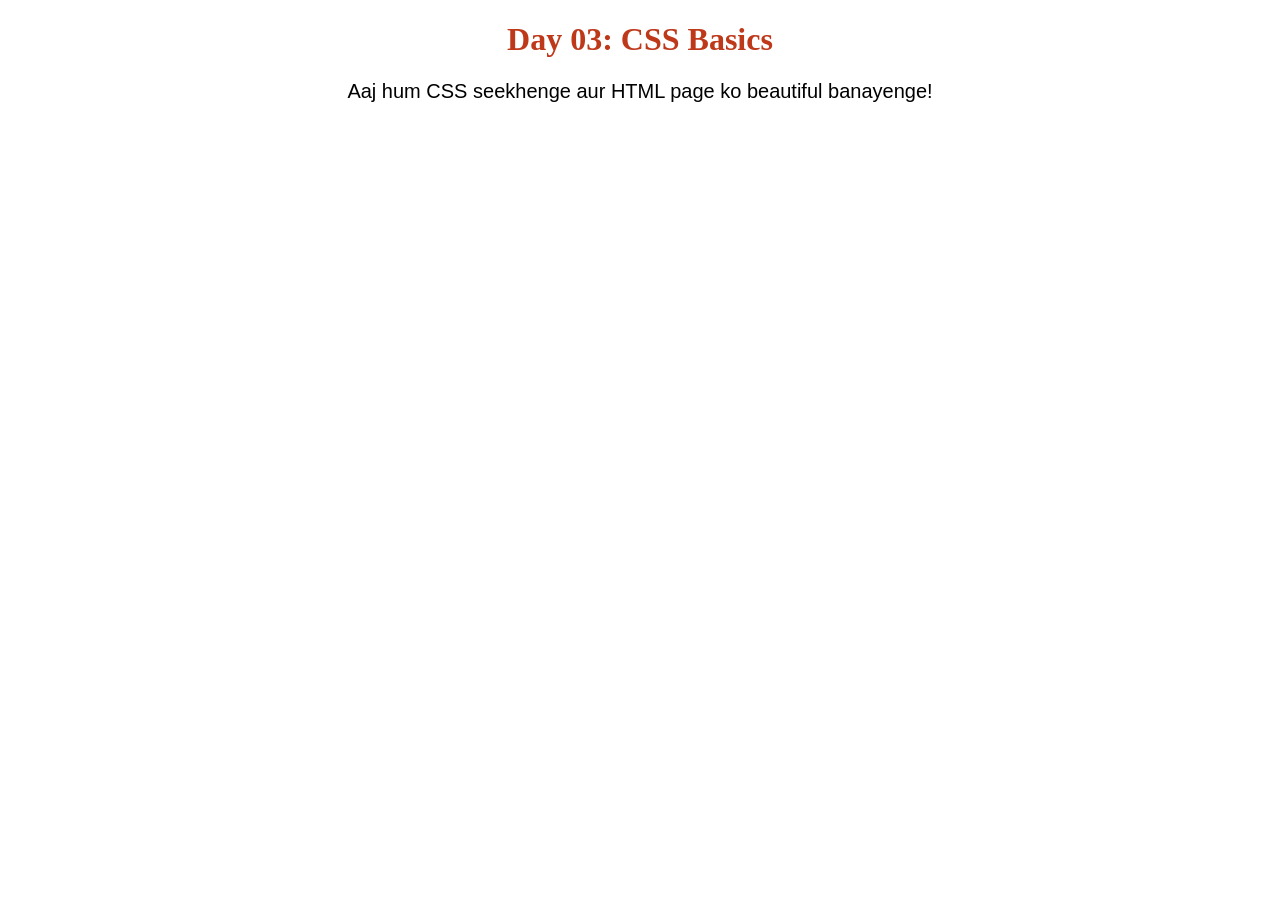
<file: learn css/basic of css/index.html>
<!DOCTYPE html>
<html lang="en">
<head>
    <meta charset="UTF-8">
    <meta name="viewport" content="width=device-width, initial-scale=1.0">
    <title>Day 03 - CSS Basics</title>
    
    <!-- External CSS Link -->
    <link rel="stylesheet" href="style.css">
    
    <!-- Internal CSS (example ke liye) -->
    <style>
        /* Internal CSS yahan aayegi */
    </style>
</head>
<body>

    <h1>Day 03: CSS Basics</h1>
    <p>Aaj hum CSS seekhenge aur HTML page ko beautiful banayenge!</p>

</body>
</html>
</file>
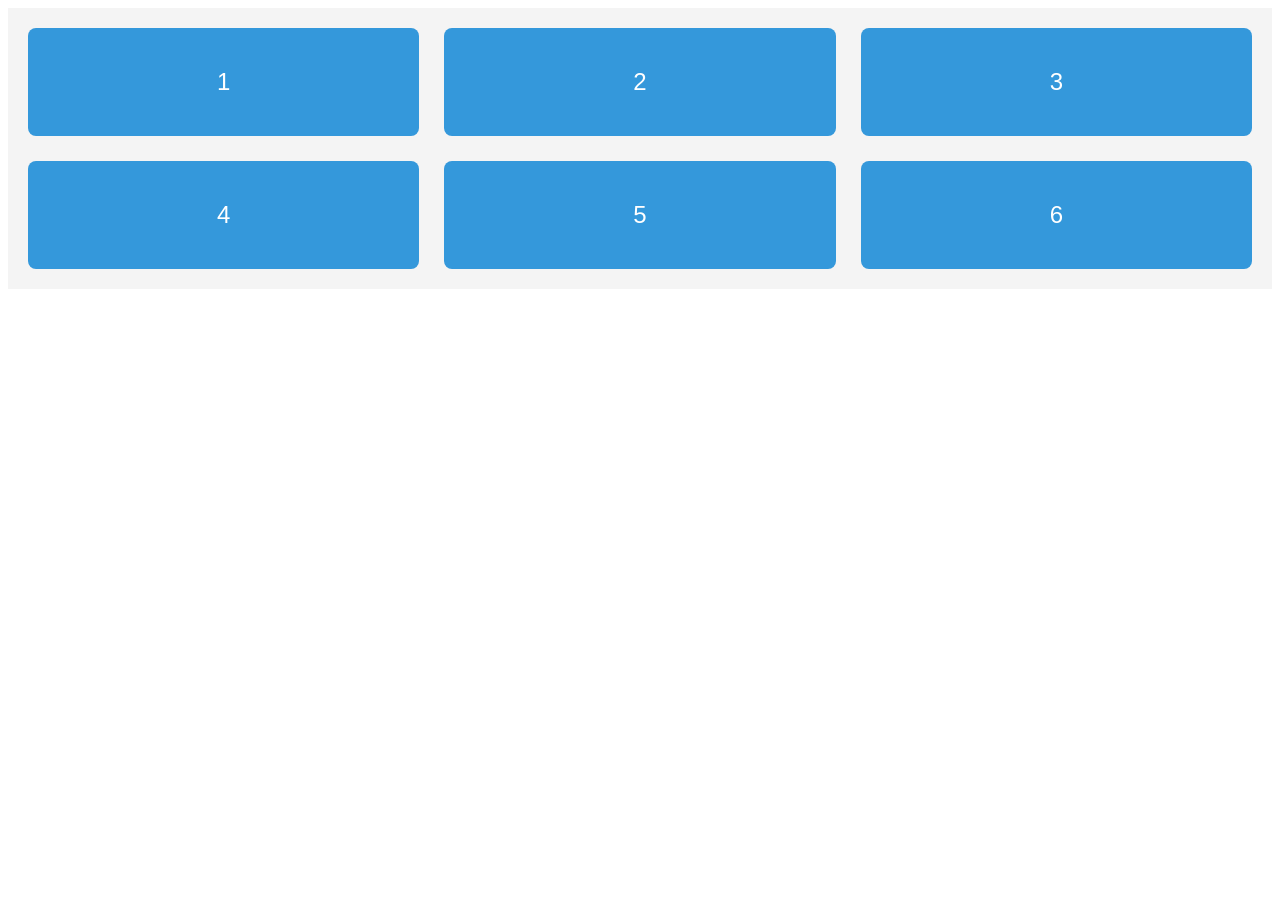
<file: learn css/CSS GRID/index.html>
<!DOCTYPE html>
<html lang="en">
<head>
    <meta charset="UTF-8">
    <meta name="viewport" content="width=device-width, initial-scale=1.0">
    <title>css grid</title>
    <link rel="stylesheet" href="style.css">
</head>
<body>
    <div class="grid-container">
        <div class="grid-item">1</div>
        <div class="grid-item">2</div>
        <div class="grid-item">3</div>
        <div class="grid-item">4</div>
        <div class="grid-item">5</div>
        <div class="grid-item">6</div>
    </div>
</body>
</html>
</file>
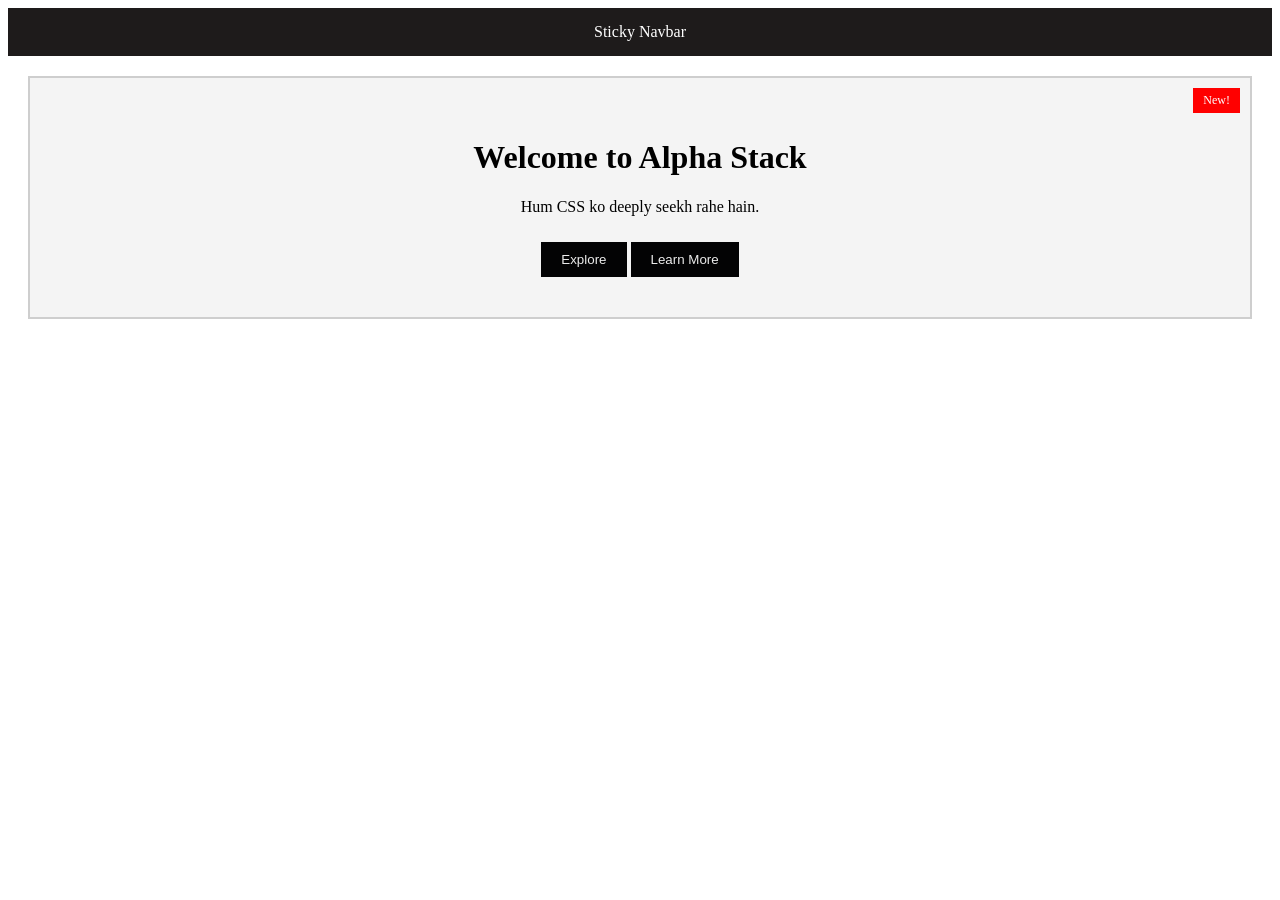
<file: learn css/layout and position/index.html>
<!DOCTYPE html>
<html lang="en">
<head>
  <meta charset="UTF-8">
  <meta name="viewport" content="width=device-width, initial-scale=1.0">
  <title>Document</title>
</head>
  <link rel="stylesheet" href="style.css">

<body>
  <div class="navbar">Sticky Navbar</div>

<div class="parent-box">
  <div class="absolute-badge">New!</div>
  <h1>Welcome to Alpha Stack</h1>
  <p>Hum CSS ko deeply seekh rahe hain.</p>
  <button class="btn">Explore</button>
  <button class="btn">Learn More</button>
</div>
</body>
</html>
</file>
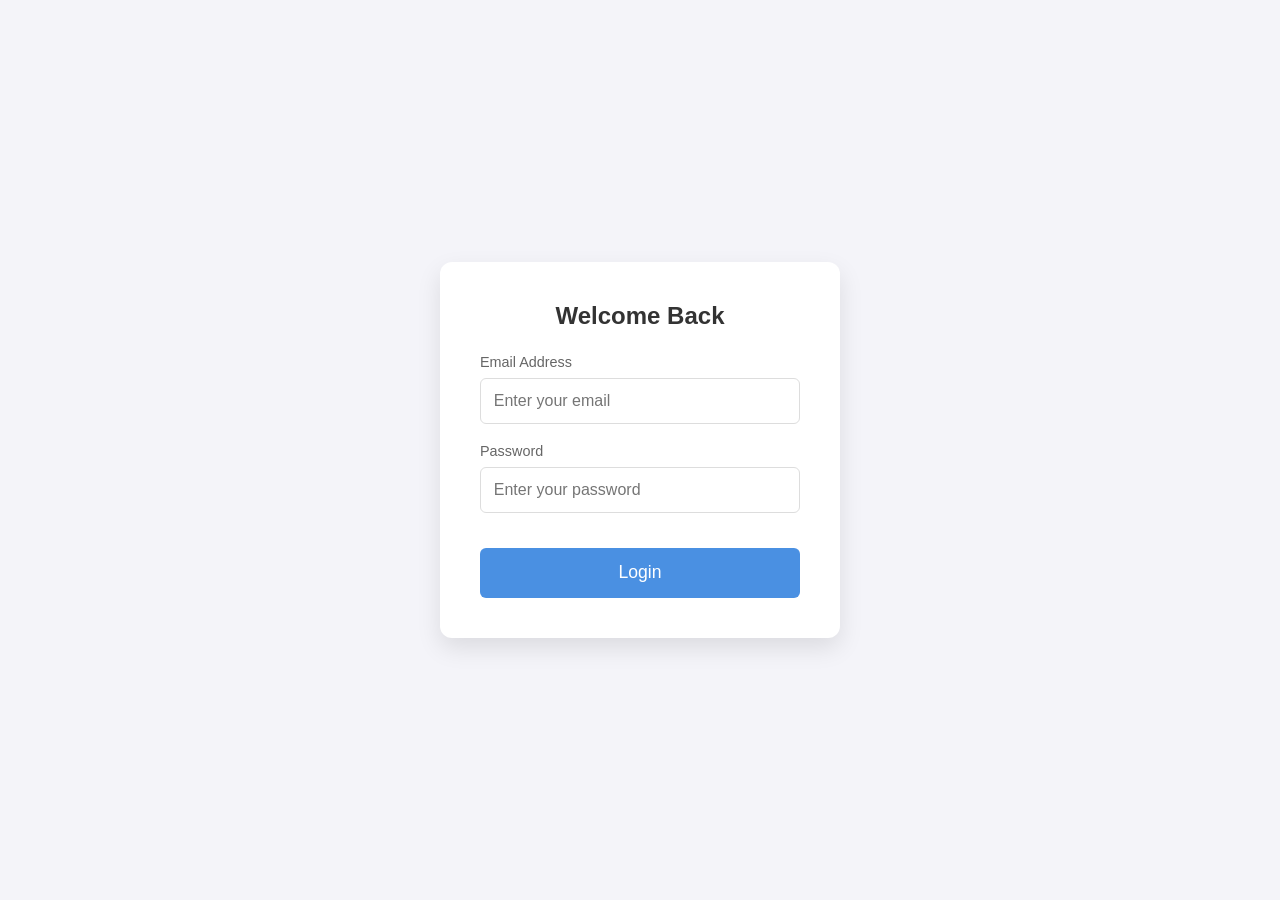
<file: learn css/basic of css/easy-task.html>
<!DOCTYPE html>
<html lang="en">
<head>
    <meta charset="UTF-8">
    <meta name="viewport" content="width=device-width, initial-scale=1.0">
    <title>Document</title>
    <link rel="stylesheet" href="easy.css">
</head>
<body>
    <div class="login-container">
  <form class="login-form">
    <h2>Welcome Back</h2>
    
    <div class="input-group">
      <label>Email Address</label>
      <input type="email" placeholder="Enter your email">
    </div>

    <div class="input-group">
      <label>Password</label>
      <input type="password" placeholder="Enter your password">
    </div>

    <button type="submit">Login</button>
  </form>
</div>
    
</body>
</html>
</file>
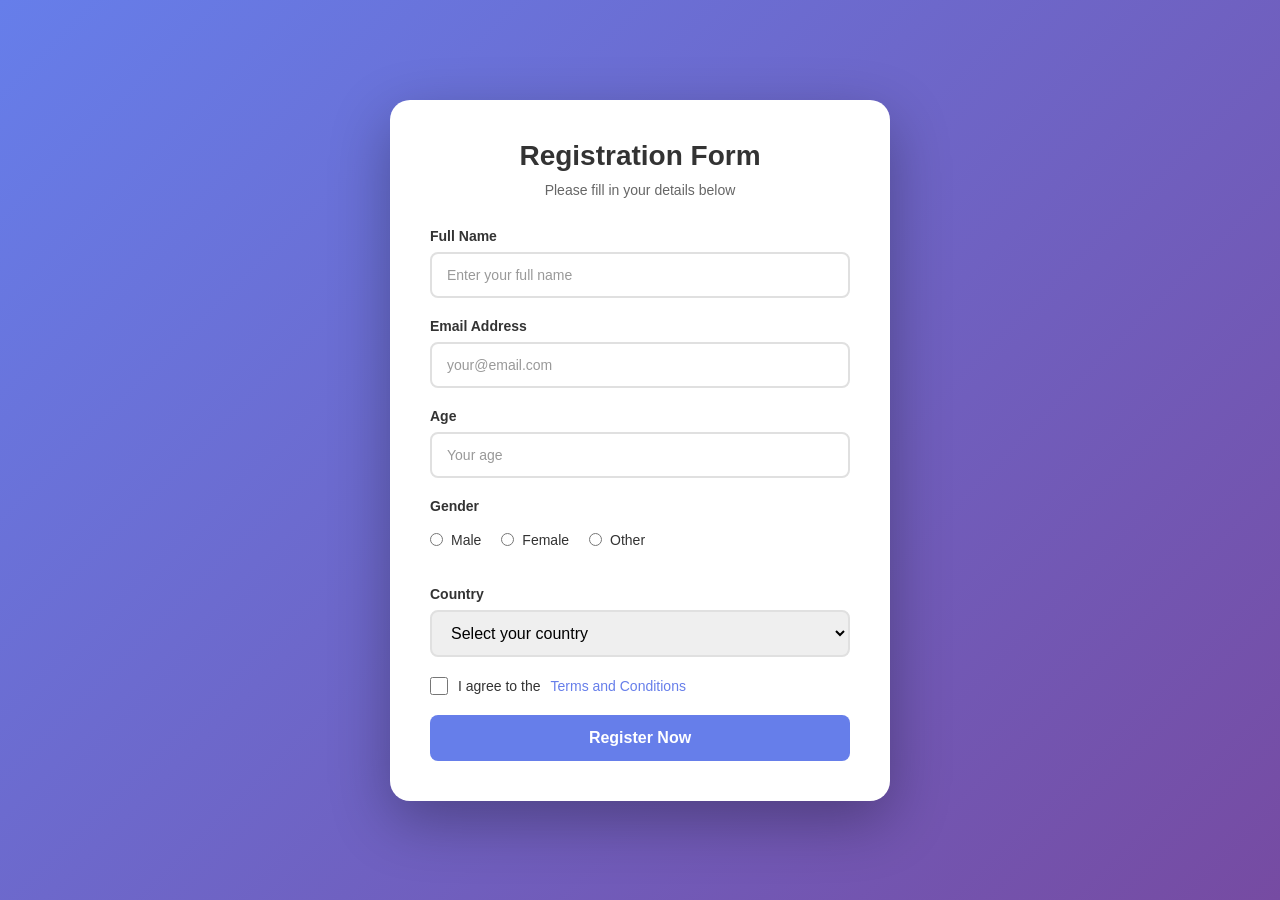
<file: learn css/basic of css/task.html>
<!DOCTYPE html>
<html lang="en">
<head>
    <meta charset="UTF-8">
    <meta name="viewport" content="width=device-width, initial-scale=1.0">
    <title>CSS Basics - Styled Form</title>
    <link rel="stylesheet" href="task.css">
</head>
<body>
    <div class="container">
        <h1>Registration Form</h1>
        <p class="description">Please fill in your details below</p>
         
        <form class="styled-form">
            <!-- Full Name -->
            <div class="form-group">
                <label for="fullname">Full Name</label>
                <input type="text" id="fullname" name="fullname" 
                       placeholder="Enter your full name" required>
            </div>
            
            <!-- Email -->
            <div class="form-group">
                <label for="email">Email Address</label>
                <input type="email" id="email" name="email" 
                       placeholder="your@email.com" required>
            </div>
            
            <!-- Age -->
            <div class="form-group">
                <label for="age">Age</label>
                <input type="number" id="age" name="age" 
                       placeholder="Your age" min="1" max="120">
            </div>
            
            <!-- Gender Radio Buttons -->
            <div class="form-group">
                <label>Gender</label>
                <div class="radio-group">
                    <label class="radio-label">
                        <input type="radio" name="gender" value="male"> Male
                    </label>
                    <label class="radio-label">
                        <input type="radio" name="gender" value="female"> Female
                    </label>
                    <label class="radio-label">
                        <input type="radio" name="gender" value="other"> Other
                    </label>
                </div>
            </div>
            
            <!-- Country Dropdown -->
            <div class="form-group">
                <label for="country">Country</label>
                <select id="country" name="country">
                    <option value="">Select your country</option>
                    <option value="us">United States</option>
                    <option value="uk">United Kingdom</option>
                    <option value="pakistan">Pakistan</option>
                    <option value="india">India</option>
                    <option value="other">Other</option>
                </select>
            </div>
            
            <!-- Terms Checkbox -->
            <div class="form-group checkbox-group">
                <label class="checkbox-label">
                    <input type="checkbox" name="terms" required>
                    I agree to the <a href="#">Terms and Conditions</a>
                </label>
            </div>
            
            <!-- Submit Button -->
            <button type="submit" class="submit-btn">Register Now</button>
        </form>
    </div>
</body>
</html>
</file>
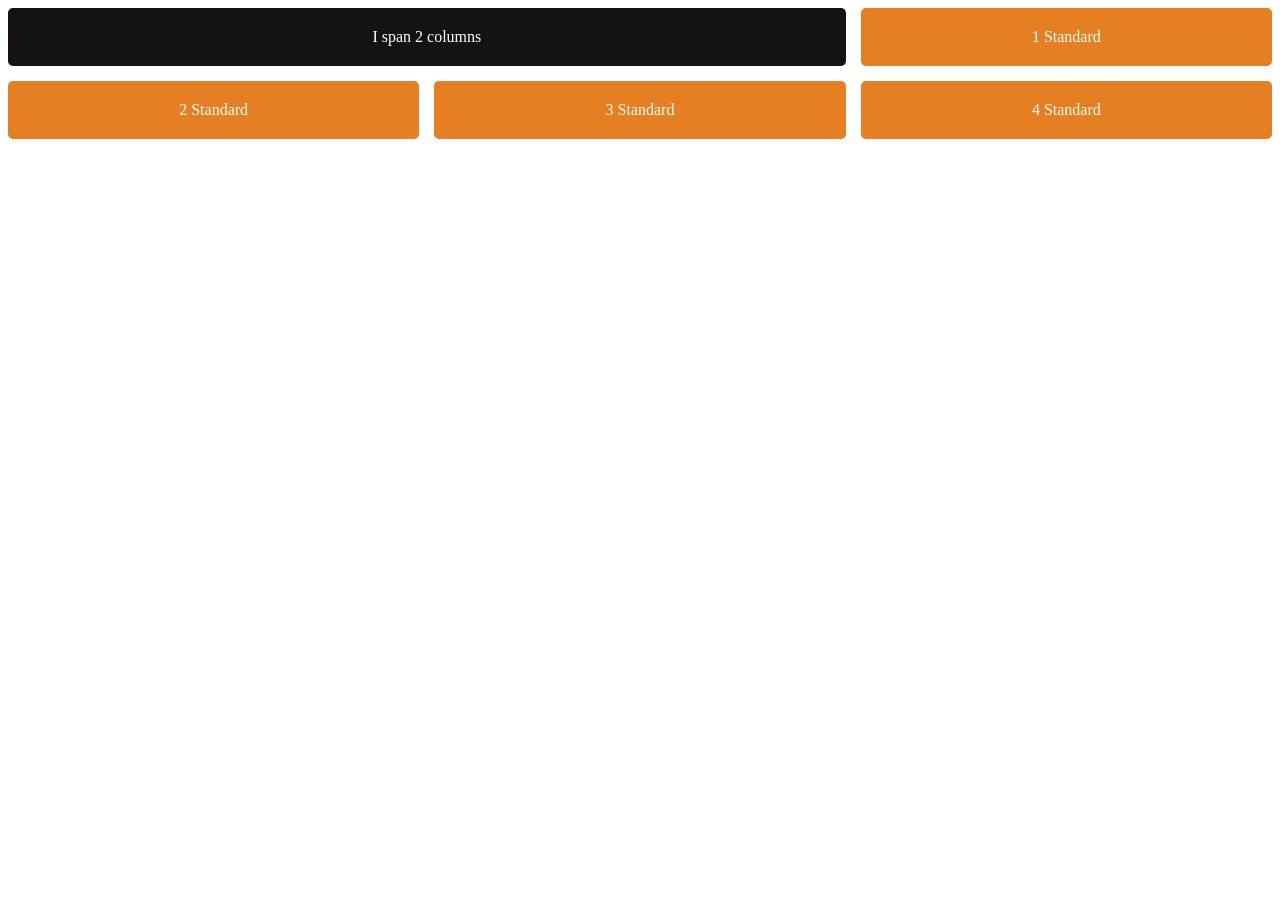
<file: learn css/CSS GRID/index1.html>
<!DOCTYPE html>
<html lang="en">
<head>
    <meta charset="UTF-8">
    <meta name="viewport" content="width=device-width, initial-scale=1.0">
    <title>Document</title>
    <link rel="stylesheet" href="style1.css">
</head>
<body>
    <div class="layout-grid">
        <div class="item wide">I span 2 columns</div>
        <div class="item">1 Standard</div>
        <div class="item">2 Standard</div>
        <div class="item">3 Standard</div>
        <div class="item">4 Standard</div>
    </div>

</body>
</html>
</file>
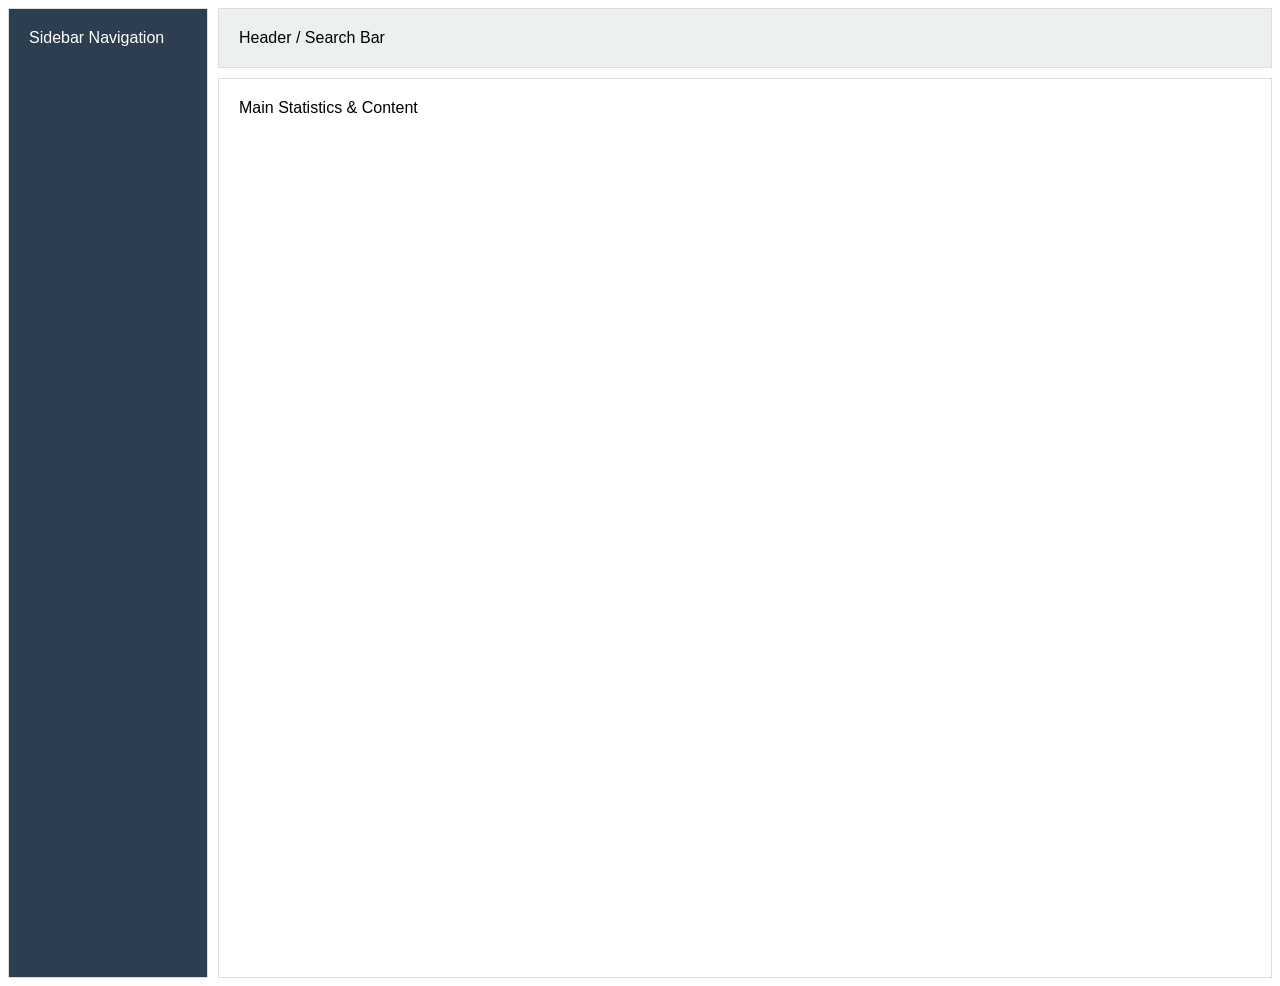
<file: learn css/CSS GRID/minidasbord.html>
<!DOCTYPE html>
<html lang="en">
<head>
    <meta charset="UTF-8">
    <meta name="viewport" content="width=device-width, initial-scale=1.0">
    <title>Document</title>
    <link rel="stylesheet" href="dasbord.css">
</head>
<body>
    <div class="dashboard">
        <header class="header">Header / Search Bar</header>

        <aside class="sidebar">Sidebar Navigation</aside>
        <main class="main-content">Main Statistics & Content</main>
    </div>
</body>
</html>
</file>
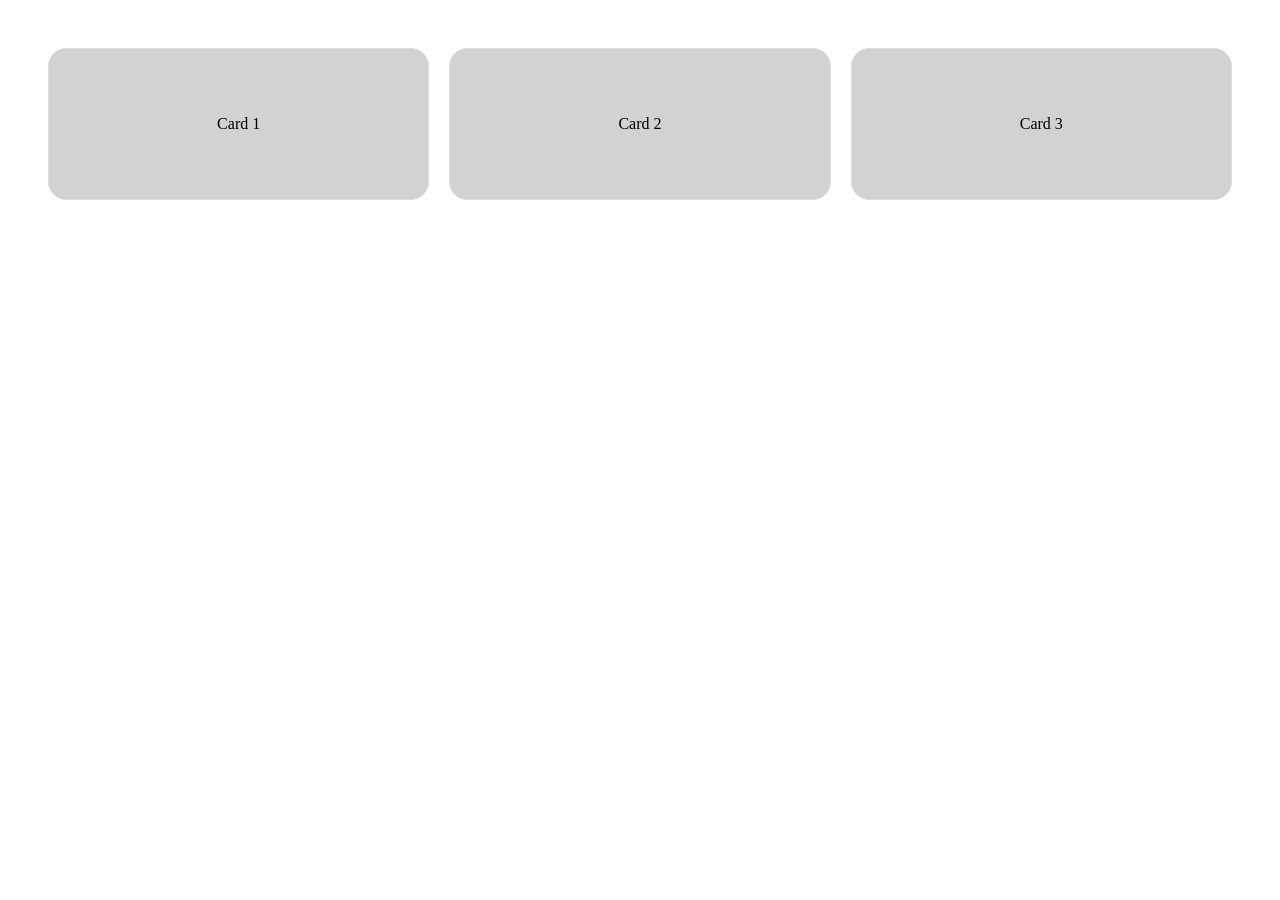
<file: learn css/flexbox/card.html>
<!DOCTYPE html>
<html lang="en">
<head>
    <meta charset="UTF-8">
    <meta name="viewport" content="width=device-width, initial-scale=1.0">
    <title>card</title>
    <link rel="stylesheet" href="card.css">
</head>
<body>
    <section class="card-container">
    <div class="card">Card 1</div>
    <div class="card">Card 2</div>
    <div class="card">Card 3</div>
</section>
</body>
</html>
</file>
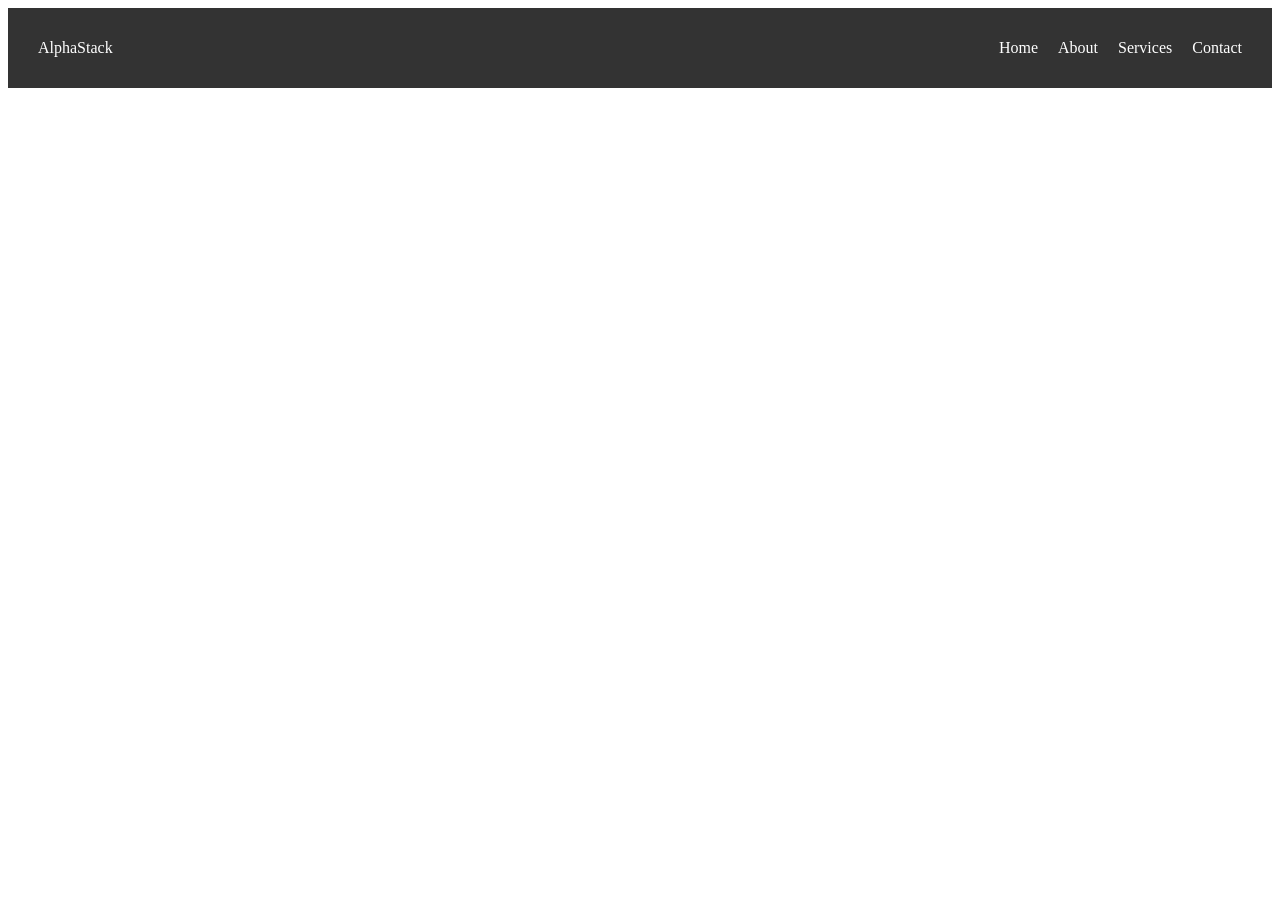
<file: learn css/flexbox/nav-bar.html>
<!DOCTYPE html>
<html lang="en">
<head>
    <meta charset="UTF-8">
    <meta name="viewport" content="width=device-width, initial-scale=1.0">
    <title>Navigation Bar</title>
    <link rel="stylesheet" href="nav-bar.css">
</head>
<body>
    <nav class="navbar">
    <div class="logo">AlphaStack</div>
    <ul class="nav-links">
        <li>Home</li>
        <li>About</li>
        <li>Services</li>
        <li>Contact</li>
    </ul>
</nav>
</body>
</html>
</file>
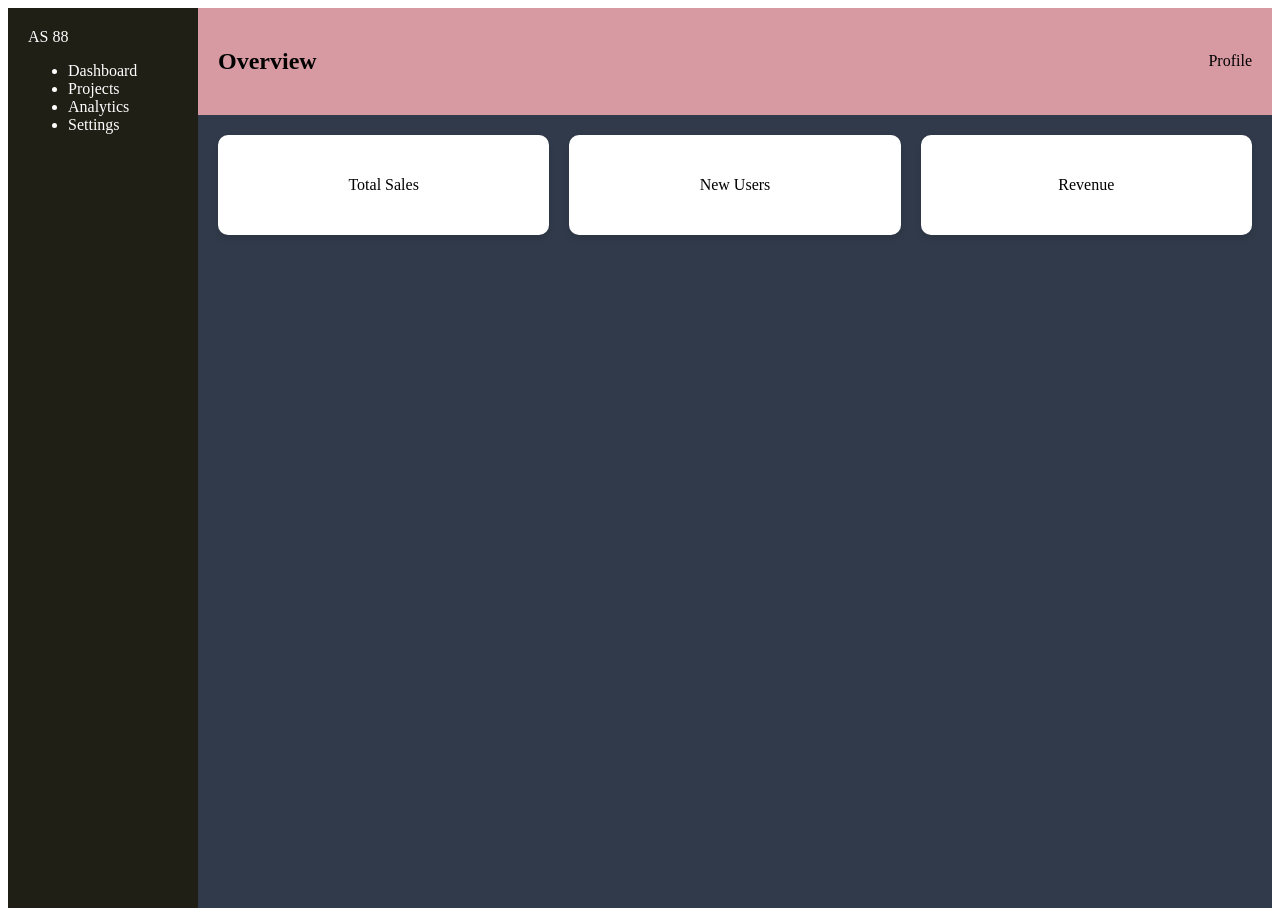
<file: learn css/flexbox/task.html>
<!DOCTYPE html>
<html lang="en">
<head>
    <meta charset="UTF-8">
    <meta name="viewport" content="width=device-width, initial-scale=1.0">
    <title>Task</title>
    <link rel="stylesheet" href="task.css">
</head>
<body>
    <div class="main-wrapper">
        <aside class="sidebar">
            <div class="brand">AS 88</div>
            <ul class="menu">
                <li>Dashboard</li>
                <li>Projects</li>
                <li>Analytics</li>
                <li>Settings</li>
            </ul>
        </aside>

        <main class="content-area">
            <nav class="top-nav">
                <h2>Overview</h2>
                <div class="user-profile">Profile</div>
            </nav>

            <section class="stat-cards">
                <div class="stat">Total Sales</div>
                <div class="stat">New Users</div>
                <div class="stat">Revenue</div>
            </section>
        </main>
    </div>
</body>
</html>
</file>
<file: learn css/basic of css/style.css>
h1{
    text-align: center;
    color: rgb(190, 56, 26);
}
p{
    text-align: center;
    font-size: 20px;
    font-family: 'Lucida Sans', 'Lucida Sans Regular', 'Lucida Grande', 'Lucida Sans Unicode', Geneva, Verdana, sans-serif;
}
</file>
<file: learn css/CSS GRID/style.css>
/* The Parent Container */
.grid-container {
    display: grid;
    /* This creates 3 columns, each taking 1 fraction of space */
    grid-template-columns: 1fr 1fr 1fr; 
    
    /* This sets the gap between the boxes */
    gap: 25px; 
    
    padding: 20px;
    background-color: #f4f4f4;
}

/* The Child Items (for styling purposes) */
.grid-item {
    background-color: #3498db;
    color: white;
    padding: 40px;
        font-size: 24px;

    text-align: center;
    border-radius: 8px;
    font-family: sans-serif;
}
</file>
<file: learn css/layout and position/style.css>
/* Sticky Navbar */
.navbar {

  position: sticky;
  margin: 0;
  top: 0;
  background: #1e1b1b;
  color: white;
  padding: 15px;
  text-align: center;
}

/* Parent Container (Relative) */
.parent-box {
  position: relative; /* Absolute bache ko control karne ke liye */
  background: #f4f4f4;
  padding: 40px;
  margin: 20px;
  text-align: center;
  border: 2px solid #cecece;
}

/* Absolute Positioning */
.absolute-badge {
  position: absolute;
  top: 10px;
  right: 10px;
  background: red;
  color: white;
  padding: 5px 10px;
  font-size: 12px;
}

/* Inline-Block Buttons */
.btn {
  display: inline-block; /* Taake ek hi line mein rahein aur width/height le saken */
  padding: 10px 20px;
  background: rgb(3, 3, 4);
  color: rgb(236, 236, 236);
  margin-top: 10px;
  border: none;
  cursor: pointer;
}
</file>
<file: learn css/basic of css/easy.css>
/* Universal Selector: Taake box model calculation asaan ho jaye */
* {
  box-sizing: border-box;
  margin: 0;
  padding: 0;
  font-family: 'Arial', sans-serif;
}

body {
  background-color: #f4f4f9;
  display: flex;
  justify-content: center;
  align-items: center;
  height: 100vh;
}

/* Container with Box Model concepts */
.login-container {
  background: white;
  width: 90%;          /* Responsive width */
  max-width: 400px;    /* Max limit */
  padding: 2.5rem;     /* Root-based spacing */
  border-radius: 12px;
  box-shadow: 0 10px 25px rgba(0,0,0,0.1);
}

h2 {
  text-align: center;
  margin-bottom: 1.5rem;
  color: #333;
}

.input-group {
  margin-bottom: 1.2rem;
}

label {
  display: block;
  margin-bottom: 0.5rem;
  font-size: 0.9rem;
  color: #666;
}

/* Input Styling */
input {
  width: 100%;
  padding: 0.8rem;
  border: 1px solid #ddd;
  border-radius: 6px;
  font-size: 1rem;
  outline: none;
  transition: border-color 0.3s;
}

/* Pseudo-class Selector */
input:focus {
  border-color: #4A90E2;
}

/* Button with Colors + Units */
button {
  width: 100%;
  padding: 0.9rem;
  background-color: #4A90E2;
  color: white;
  border: none;
  border-radius: 6px;
  font-size: 1.1rem;
  cursor: pointer;
  margin-top: 1rem;
}

button:hover {
  background-color: #357ABD;
}
</file>
<file: learn css/basic of css/task.css>
/*CSS SELECTORS DEMONSTRATION */

/* 1. Universal Selector (*) - Resets margins/padding */
* {
    margin: 0;
    padding: 0;
    box-sizing: border-box;
}

/* 2. Element Selector - Styles body element */
body {
    font-family: 'Segoe UI', Tahoma, Geneva, Verdana, sans-serif;
    background: linear-gradient(135deg, #667eea 0%, #764ba2 100%);
    min-height: 100vh;
    display: flex;
    justify-content: center;
    align-items: center;
    padding: 20px;
}

/* 3. Class Selector (.container) - Main wrapper */
.container {
    background: white;
    border-radius: 20px;
    padding: 40px;
    max-width: 500px;
    width: 100%;
    box-shadow: 0 20px 60px rgba(0, 0, 0, 0.3);
    transition: transform 0.3s ease;
}

.container:hover {
    transform: translateY(-5px);
}

/* 4. Element + Class Selector (h1 + .description) */
h1 {
    color: #333;
    margin-bottom: 10px;
    font-size: 28px;
    text-align: center;
}

.description {
    text-align: center;
    color: #666;
    margin-bottom: 30px;
    font-size: 14px;
}

/* 5. Descendant Selector (.form-group) */
.form-group {
    margin-bottom: 20px;
}

/* 6. Element Selector with attributes (label) */
label {
    display: block;
    margin-bottom: 8px;
    color: #333;
    font-weight: 600;
    font-size: 14px;
}

/* 7. Attribute Selector (input[type="text"], input[type="email"], etc) */
input[type="text"],
input[type="email"],
input[type="number"],
select {
    width: 100%;
    padding: 12px 15px;
    border: 2px solid #e0e0e0;
    border-radius: 8px;
    font-size: 16px;
    transition: all 0.3s ease;
}

/* 8. Pseudo-class (:focus) - Interactive styling */
input[type="text"]:focus,
input[type="email"]:focus,
input[type="number"]:focus,
select:focus {
    outline: none;
    border-color: #667eea;
    box-shadow: 0 0 0 3px rgba(102, 126, 234, 0.1);
}

/* 9. Pseudo-class (:hover) */
.submit-btn:hover {
    background: #5a67d8;
    transform: translateY(-2px);
    box-shadow: 0 5px 15px rgba(102, 126, 234, 0.4);
}

/* 10. Child Selector (radio group) */
.radio-group {
    display: flex;
    gap: 20px;
    padding: 10px 0;
}

.radio-label {
    display: flex;
    align-items: center;
    gap: 8px;
    font-weight: normal;
    cursor: pointer;
}

.radio-label input {
    width: auto;
    cursor: pointer;
}

/* 11. Checkbox styling */
.checkbox-group {
    margin: 20px 0;
}

.checkbox-label {
    display: flex;
    align-items: center;
    gap: 10px;
    font-weight: normal;
    cursor: pointer;
}

.checkbox-label input {
    width: 18px;
    height: 18px;
    cursor: pointer;
}

.checkbox-label a {
    color: #667eea;
    text-decoration: none;
}

.checkbox-label a:hover {
    text-decoration: underline;
}

/* 12. Submit Button Styling */
.submit-btn {
    width: 100%;
    padding: 14px;
    background: #667eea;
    color: white;
    border: none;
    border-radius: 8px;
    font-size: 16px;
    font-weight: 600;
    cursor: pointer;
    transition: all 0.3s ease;
}

.submit-btn:active {
    transform: translateY(0);
}

/* 13. Placeholder styling (modern browsers) */
::placeholder {
    color: #999;
    font-size: 14px;
}

/* 14. Responsive Design - Media Queries */
@media (max-width: 600px) {
    .container {
        padding: 25px;
    }
    
    h1 {
        font-size: 24px;
    }
    
    .radio-group {
        flex-direction: column;
        gap: 10px;
    }
}
</file>
<file: learn css/CSS GRID/style1.css>
.layout-grid {
    display: grid;
    /* Define a 3-column base */
    grid-template-columns: repeat(3,1fr); 
    gap: 15px;
}

.item {
    background: #e67e22;
    padding: 20px;
    color: white;
    text-align: center;
    border-radius: 5px;
}

/* Make this specific item span across 2 column tracks */
.wide {
    grid-column: span 2; 
    background: #141312; /* Darker color to highlight it */
}
</file>
<file: learn css/CSS GRID/dasbord.css>
.dashboard {
    display: grid;
    /* Sidebar is 200px, Main content takes the rest */
    grid-template-columns: 200px 1fr;
    /* Header is 60px high, Content takes the rest of the screen */
    grid-template-rows: 60px 100vh;
    
    /* This 'draws' the layout */
    grid-template-areas: 
        "sidebar header"
        "sidebar main";
    
    gap: 10px;
}

/* Assigning the HTML classes to the Grid Areas */
.header { 
    grid-area: header; 
    background-color: #ecf0f1; 
}

.sidebar { 
    grid-area: sidebar; 
    background-color: #2c3e50; 
    color: white; 
}

.main-content { 
    grid-area: main; 
    background-color: #ffffff; 
}

/* General styling for visibility */
.header, .sidebar, .main-content {
    padding: 20px;
    font-family: Arial, sans-serif;
    border: 1px solid #ddd;
}
</file>
<file: learn css/flexbox/card.css>
.card-container {
    display: flex;
    flex-wrap: wrap; /* Screen choti hone par cards neeche aa jayenge */
    justify-content: center;
    gap: 20px;
    padding: 40px;
}

.card {
    flex: 1; /* Equal width */
    min-width: 250px;
    height: 150px;
    background: #d3d1d1;
    border: 1px solid #ddd;
    display: flex;
    justify-content: center;
    align-items: center;
    border-radius: 18px;
}
</file>
<file: learn css/flexbox/nav-bar.css>
.navbar {
    display: flex;
    justify-content: space-between; /* Logo ek taraf, links doosri taraf */
    align-items: center;
    padding: 15px 30px;
    background-color: #333;
    color: white;
}

.nav-links {
    display: flex;
    list-style: none;
    gap: 20px; /* Links ke darmiyan fasla */
}
</file>
<file: learn css/flexbox/task.css>
/* Puray page ko flex banayein */
.main-wrapper {
    display: flex;
    min-height: 100vh;
}

/* Sidebar fix width ka rakhein */
.sidebar {
    width: 150px;
    background: #1f1f16;
    color: white;
    display: flex;
    flex-direction: column; /* Menu items vertical karne ke liye */
    padding: 20px;
}

/* Content area bachi hui space le lega */
.content-area {
    flex-grow: 1; 
    background: #303a4a;
    display: flex;
    flex-direction: column;
}

/* Top Nav ke items ko ends par bhejein */
.top-nav {
    display: flex;
    justify-content: space-between;
    align-items: center;
    padding: 20px;
    background: rgb(215, 154, 163);
}

/* Stat cards ko row mein arrange karein */
.stat-cards {
    display: flex;
    gap: 20px;
    padding: 20px;
    flex-wrap: wrap; /* Takay mobile par ek ke neechay ek aayein */
}

.stat {
    flex: 1; /* Sab cards barabar space lein */
    min-width: 200px;
    background: white;
    height: 100px;
    display: flex;
    justify-content: center;
    align-items: center;
    border-radius: 10px;
    box-shadow: 0 4px 6px rgba(0,0,0,0.1);
}
</file>
